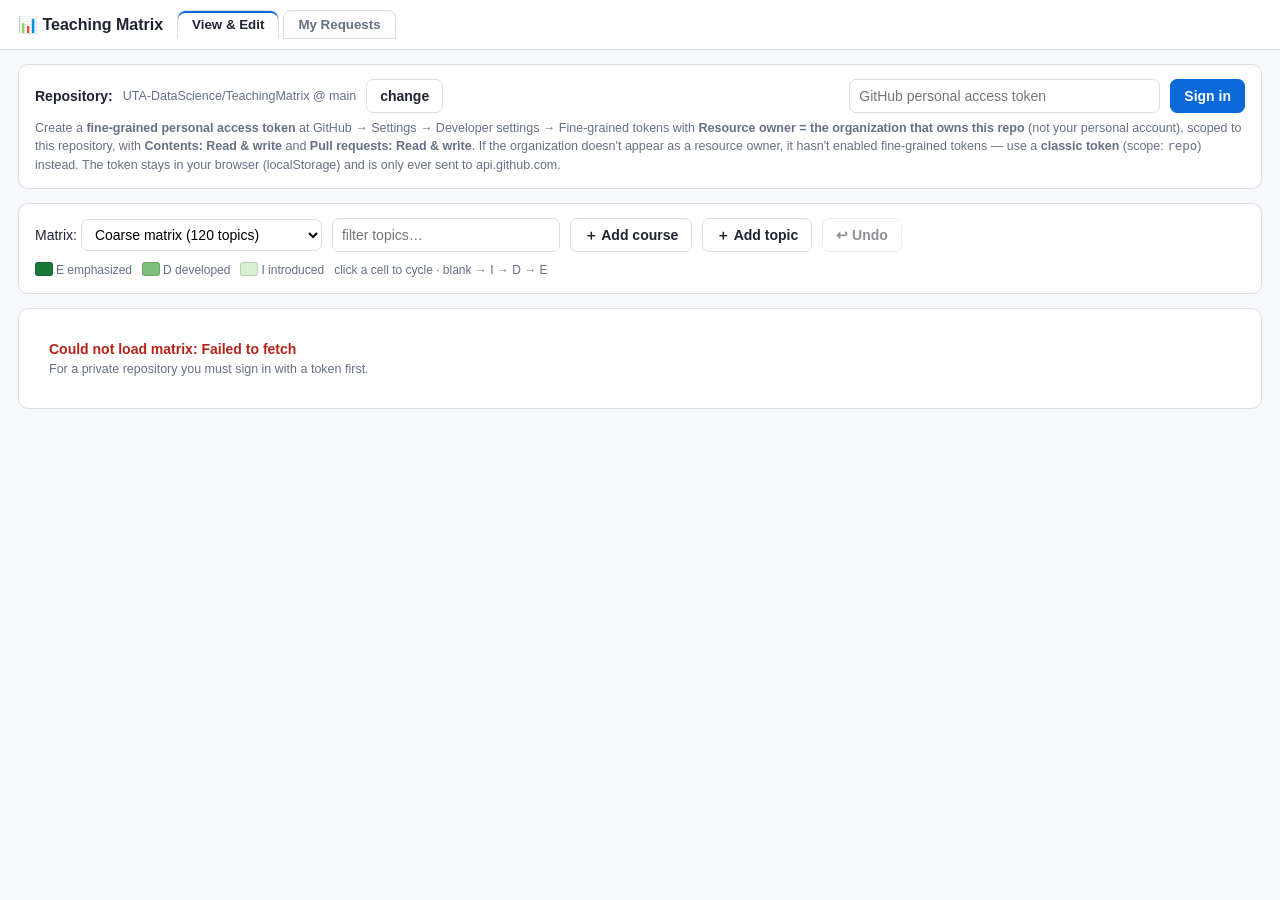
<file: index.html>
<!DOCTYPE html>
<html lang="en">
<head>
<meta charset="utf-8">
<meta name="viewport" content="width=device-width, initial-scale=1">
<title>Teaching Matrix — Editor</title>
<link rel="stylesheet" href="matrix.css">
<script src="matrix-common.js"></script>
</head>
<body>
<header class="app">
  <h1>📊 Teaching Matrix</h1>
  <nav class="tabs">
    <button id="tab-edit" class="active">View &amp; Edit</button>
    <button id="tab-track">My Requests</button>
  </nav>
  <span class="who" id="who"></span>
</header>
<main>
  <!-- connection / sign-in -->
  <section class="card" id="connect-card">
    <div class="row">
      <strong>Repository:</strong> <span id="repo-label" class="note">detecting…</span>
      <button class="btn" id="repo-change">change</button>
      <span style="flex:1"></span>
      <input type="password" id="token-input" placeholder="GitHub personal access token" size="34">
      <button class="btn primary" id="signin">Sign in</button>
      <button class="btn" id="signout" hidden>Sign out</button>
    </div>
    <div class="note" style="margin-top:6px">
      Create a <b>fine-grained personal access token</b> at
      GitHub → Settings → Developer settings → Fine-grained tokens with
      <b>Resource owner = the organization that owns this repo</b> (not your personal account),
      scoped to this repository, with <b>Contents: Read &amp; write</b> and <b>Pull requests: Read &amp; write</b>.
      If the organization doesn't appear as a resource owner, it hasn't enabled fine-grained tokens —
      use a <b>classic token</b> (scope: <code>repo</code>) instead. The token stays in your browser
      (localStorage) and is only ever sent to api.github.com.
    </div>
    <div id="connect-msg"></div>
  </section>

  <!-- EDIT TAB -->
  <div id="pane-edit">
    <section class="card">
      <div class="row">
        <label>Matrix: <select id="dataset"></select></label>
        <input type="text" id="filter" placeholder="filter topics…" size="24">
        <button class="btn" id="add-course">＋ Add course</button>
        <button class="btn" id="add-topic">＋ Add topic</button>
        <button class="btn" id="undo" disabled title="Undo last change (Cmd/Ctrl+Z)">↩ Undo</button>
        <span style="flex:1"></span>
        <span class="legend">
          <span><span class="chip" style="background:var(--e)"></span>E emphasized</span>
          <span><span class="chip" style="background:var(--d)"></span>D developed</span>
          <span><span class="chip" style="background:var(--i)"></span>I introduced</span>
          <span>click a cell to cycle · blank → I → D → E</span>
        </span>
      </div>
    </section>
    <div class="matrix-wrap" id="matrix-container"><div style="padding:30px" class="note">Sign in (or view a public repo) to load the matrix…</div></div>

    <section class="card" id="changes-card" hidden>
      <div class="row">
        <strong id="changes-count"></strong>
        <span style="flex:1"></span>
        <button class="btn" id="discard-all">Discard all</button>
        <button class="btn primary" id="submit">Submit as Pull Request…</button>
      </div>
      <ul class="changes" id="changes-list"></ul>
      <div id="submit-msg"></div>
    </section>
  </div>

  <!-- TRACK TAB -->
  <div id="pane-track" hidden>
    <section class="card">
      <div class="row">
        <strong>Change requests</strong>
        <label><input type="checkbox" id="mine-only" checked> only mine</label>
        <label><select id="pr-state"><option value="open">open</option><option value="all">all</option></select></label>
        <button class="btn" id="refresh-prs">Refresh</button>
      </div>
    </section>
    <div class="prlist" id="pr-list"><div class="note">Sign in to see your requests.</div></div>
  </div>
</main>

<dialog id="dlg-submit">
  <h3 style="margin-top:0">Submit change request</h3>
  <div class="note" id="dlg-summary"></div>
  <div class="row"><input type="text" id="pr-title" size="42" placeholder="Title"></div>
  <div class="row"><input type="text" id="pr-note" size="42" placeholder="Optional note for the maintainers"></div>
  <div class="row">
    <span style="flex:1"></span>
    <button class="btn" id="dlg-cancel">Cancel</button>
    <button class="btn primary" id="dlg-go">Create pull request</button>
  </div>
  <div id="dlg-msg"></div>
</dialog>

<script>
"use strict";
let cfg, me = null, ds = null;          // config, signed-in user, active dataset
let base = null,  work = null;          // base matrix (from repo), working copy
let baseSha = null, baseCommitSha = null;
const edits = new Map();                // "key\x1fcol" -> new value (cell edits only)
const newRows = new Set(), newCols = new Set();
const undoStack = [];                   // [{type:"edit"|"workcell"|"addcol"|"addrow", ...}]

const $ = id => document.getElementById(id);
const msg = (id, text, cls) => { $(id).innerHTML = ""; if (text) $(id).append(el("div", { class: cls || "note" }, text)); };

/* ---------- init ---------- */
(async function init() {
  cfg = await loadConfig();
  $("repo-label").textContent = cfg.owner && cfg.repo ? `${cfg.owner}/${cfg.repo} @ ${cfg.baseBranch}` : "not configured";
  for (const d of cfg.datasets) $("dataset").append(el("option", { value: d.id }, d.label));
  ds = cfg.datasets[0];
  GH.token = Settings.token;
  if (GH.token) { $("token-input").value = "••••••••••••"; await signIn(true); }
  else await loadMatrix();              // public repos work read-only without a token
})();

$("repo-change").onclick = () => {
  const v = prompt("Repository (owner/repo):", cfg.owner && cfg.repo ? `${cfg.owner}/${cfg.repo}` : "");
  if (v === null) return;
  Settings.repoOverride = v.trim();
  location.reload();
};
$("signin").onclick = () => signIn(false);
$("signout").onclick = () => { Settings.token = ""; location.reload(); };

async function signIn(silent) {
  const t = $("token-input").value.trim();
  if (!silent && t && !t.startsWith("•")) { GH.token = t; Settings.token = t; }
  try {
    me = await GH.user();
    $("who").textContent = "";
    $("who").append(el("img", { src: me.avatar_url, width: "22", height: "22", style: "border-radius:50%" }), me.login);
    $("signin").hidden = true; $("signout").hidden = false;
    msg("connect-msg", "");
    await loadMatrix();
  } catch (e) {
    if (!silent) msg("connect-msg", "Sign-in failed: " + e.message, "err");
    GH.token = null;
  }
}

/* ---------- matrix load & render ---------- */
$("dataset").onchange = async () => {
  if (edits.size + newRows.size + newCols.size > 0 &&
      !confirm("Switching matrices discards your unsubmitted edits. Continue?")) {
    $("dataset").value = ds.id; return;
  }
  ds = cfg.datasets.find(d => d.id === $("dataset").value);
  clearEdits(); await loadMatrix();
};

async function loadMatrix() {
  if (!cfg.owner || !cfg.repo) { $("matrix-container").innerHTML = '<div style="padding:30px" class="err">Repository not configured — click "change".</div>'; return; }
  try {
    const br = await GH.branch(cfg.owner, cfg.repo, cfg.baseBranch);
    baseCommitSha = br.commit.sha;
    const f = await GH.fileAt(cfg.owner, cfg.repo, ds.path, cfg.baseBranch);
    baseSha = f.sha;
    base = toMatrix(CSV.parse(f.text), ds.keyCols);
    work = cloneMatrix(base);
    render();
  } catch (e) {
    $("matrix-container").innerHTML = "";
    $("matrix-container").append(el("div", { style: "padding:30px" },
      el("div", { class: "err" }, "Could not load matrix: " + e.message),
      el("div", { class: "note" }, "For a private repository you must sign in with a token first.")));
  }
}

function render() {
  const table = renderMatrix($("matrix-container"), work, {
    editable: !!me, edits, newRows, newCols,
    onCell: cycleCell,
  });
  applyFilter(table);
  refreshChangesPanel();
  $("undo").disabled = undoStack.length === 0;
}
$("filter").oninput = () => { const t = document.querySelector("#matrix-container table"); if (t) applyFilter(t); };
function applyFilter(table) {
  const q = $("filter").value.trim().toLowerCase();
  for (const tr of table.querySelectorAll("tbody tr")) {
    if (tr.classList.contains("cat-row")) continue;
    tr.hidden = q && !tr.textContent.toLowerCase().includes(q);
  }
}

function cycleCell(key, col) {
  const ek = key + "\x1f" + col;
  const orig = cellValue(base, key, col);
  const cur = edits.has(ek) ? edits.get(ek) : cellValue(work, key, col);
  const order = cfg.levels;
  const next = order[(order.indexOf(cur) + 1) % order.length];
  // new rows/cols live directly in `work`; existing cells go through `edits`
  if (newRows.has(key) || newCols.has(col)) {
    undoStack.push({ type: "workcell", key, col, prev: cellValue(work, key, col) });
    setCell(work, key, col, next);
  } else {
    undoStack.push({ type: "edit", ek, prev: edits.has(ek) ? edits.get(ek) : null });
    if (next === orig) edits.delete(ek);
    else edits.set(ek, next);
  }
  render();
}
function cellValue(m, key, col) {
  const r = m.rows.find(r => rowKey(m, r) === key);
  const i = m.header.indexOf(col);
  return r && i >= 0 ? (r[i] || "").trim() : "";
}
function setCell(m, key, col, v) {
  const r = m.rows.find(r => rowKey(m, r) === key);
  const i = m.header.indexOf(col);
  if (r && i >= 0) r[i] = v;
}

/* ---------- add course / topic ---------- */
$("add-course").onclick = () => {
  if (!me) return alert("Sign in first.");
  const name = prompt('New course column name (e.g. "ASDS 6307"):');
  if (!name) return;
  const n = name.trim();
  if (work.header.includes(n)) return alert("That column already exists.");
  work.header.push(n);
  for (const r of work.rows) r.push("");
  newCols.add(n);
  undoStack.push({ type: "addcol", name: n });
  render();
};
$("add-topic").onclick = () => {
  if (!me) return alert("Sign in first.");
  const cat = prompt("Category (exactly as shown on a category bar, or a new one):");
  if (!cat) return;
  const keyParts = [cat.trim()];
  for (let i = 1; i < work.keyN; i++) {
    const label = work.header[i];
    const v = prompt(`${label}:`);
    if (!v) return;
    keyParts.push(v.trim());
  }
  const row = [...keyParts, ...Array(work.header.length - work.keyN).fill("")];
  const key = rowKey(work, row);
  if (work.rows.some(r => rowKey(work, r) === key)) return alert("That topic already exists.");
  // insert at end of its category group (or append if new category)
  let at = work.rows.length;
  for (let i = work.rows.length - 1; i >= 0; i--)
    if (work.rows[i][0] === keyParts[0]) { at = i + 1; break; }
  work.rows.splice(at, 0, row);
  newRows.add(key);
  undoStack.push({ type: "addrow", key });
  render();
};

/* ---------- changes panel ---------- */
function currentDiff() {
  const target = cloneMatrix(work);
  for (const [ek, v] of edits) {
    // rowKey itself contains \x1f separators, so split on the LAST one (col names can't contain it)
    const i = ek.lastIndexOf("\x1f");
    setCell(target, ek.slice(0, i), ek.slice(i + 1), v);
  }
  return { target, diff: diffMatrices(base, target) };
}
function refreshChangesPanel() {
  const { diff } = currentDiff();
  const n = diff.cells.length + diff.addedRows.length + diff.addedCols.length;
  $("changes-card").hidden = n === 0;
  if (!n) return;
  $("changes-count").textContent = `${n} pending change${n > 1 ? "s" : ""}`;
  const ul = $("changes-list"); ul.textContent = "";
  for (const c of diff.addedCols) ul.append(el("li", {}, `＋ course column “${c}”`));
  for (const rname of diff.addedRows) ul.append(el("li", {}, `＋ topic “${rname}”`));
  for (const c of diff.cells) {
    const li = el("li", {}, `${c.label} × ${c.col}: ${c.old || "·"} → ${c.new || "·"}`);
    const ek = c.key + "\x1f" + c.col;
    if (edits.has(ek)) li.append(el("span", { class: "revert", title: "revert", onclick: () => { edits.delete(ek); render(); } }, "✕"));
    ul.append(li);
  }
}
$("discard-all").onclick = () => { if (confirm("Discard all pending edits?")) { clearEdits(); work = cloneMatrix(base); render(); } };
function clearEdits() { edits.clear(); newRows.clear(); newCols.clear(); undoStack.length = 0; }

/* ---------- undo ---------- */
function undo() {
  const op = undoStack.pop();
  if (!op) return;
  if (op.type === "edit") {
    if (op.prev === null) edits.delete(op.ek);
    else edits.set(op.ek, op.prev);
  } else if (op.type === "workcell") {
    setCell(work, op.key, op.col, op.prev);
  } else if (op.type === "addcol") {
    const i = work.header.indexOf(op.name);
    if (i >= 0) { work.header.splice(i, 1); for (const r of work.rows) r.splice(i, 1); }
    newCols.delete(op.name);
  } else if (op.type === "addrow") {
    const i = work.rows.findIndex(r => rowKey(work, r) === op.key);
    if (i >= 0) work.rows.splice(i, 1);
    newRows.delete(op.key);
  }
  render();
}
$("undo").onclick = undo;
document.addEventListener("keydown", e => {
  if ((e.metaKey || e.ctrlKey) && !e.shiftKey && e.key.toLowerCase() === "z") {
    const t = e.target.tagName;
    if (t === "INPUT" || t === "TEXTAREA") return;   // don't hijack text-field undo
    e.preventDefault(); undo();
  }
});

/* ---------- submit PR ---------- */
$("submit").onclick = () => {
  if (!me) return alert("Sign in first.");
  const { diff } = currentDiff();
  const n = diff.cells.length + diff.addedRows.length + diff.addedCols.length;
  $("dlg-summary").textContent = `${n} change(s) to ${ds.label} will be proposed on a new branch and opened as a pull request against ${cfg.baseBranch}.`;
  $("pr-title").value = `Matrix update: ${summaryTitle(diff)}`;
  msg("dlg-msg", "");
  $("dlg-submit").showModal();
};
function summaryTitle(diff) {
  const bits = [];
  if (diff.addedCols.length) bits.push(`add ${diff.addedCols.join(", ")}`);
  if (diff.addedRows.length) bits.push(`${diff.addedRows.length} new topic(s)`);
  if (diff.cells.length) bits.push(`${diff.cells.length} cell(s)`);
  return bits.join(" · ") || "no-op";
}
$("dlg-cancel").onclick = () => $("dlg-submit").close();
$("dlg-go").onclick = async () => {
  const { target, diff } = currentDiff();
  const title = $("pr-title").value.trim() || "Teaching matrix update";
  const note = $("pr-note").value.trim();
  const branch = cfg.branchPrefix + me.login + "-" + Date.now().toString(36);
  $("dlg-go").disabled = true;
  msg("dlg-msg", "Creating branch…");
  try {
    await GH.createBranch(cfg.owner, cfg.repo, branch, baseCommitSha);
    msg("dlg-msg", "Committing CSV…");
    await GH.putFile(cfg.owner, cfg.repo, ds.path, branch, CSV.serialize(matrixRows(target)), title, baseSha);
    msg("dlg-msg", "Opening pull request…");
    let body = changesToMarkdown(ds.label, diff);
    if (note) body = `> ${note}\n\n` + body;
    body += `\n\n<!-- tm-dataset:${ds.id} -->`;
    const pr = await GH.createPR(cfg.owner, cfg.repo, branch, cfg.baseBranch, title, body);
    $("dlg-submit").close();
    clearEdits();
    await loadMatrix();
    msg("submit-msg", "");
    $("submit-msg").append(el("div", { class: "ok" }, "Pull request created: "),
      el("a", { href: pr.html_url, target: "_blank" }, `#${pr.number} — ${pr.title}`));
    showTab("track"); refreshPRs();
  } catch (e) {
    if (e.status === 403 || e.status === 404) {
      $("dlg-msg").innerHTML = "";
      $("dlg-msg").append(
        el("div", { class: "err" }, "GitHub rejected the write (" + e.message + "). Most common causes:"),
        el("ul", { class: "note" },
          el("li", {}, "Your fine-grained token's Resource owner is your personal account — for this org-owned repo it must be the ", el("b", {}, "organization"), ". Re-create the token and pick the org under \u201cResource owner\u201d."),
          el("li", {}, "The organization hasn't enabled fine-grained tokens (org Settings \u2192 Third-party Access \u2192 Personal access tokens). A ", el("b", {}, "classic token"), " with the \u201crepo\u201d scope works regardless."),
          el("li", {}, "You aren't a collaborator on the repository — ask a maintainer to add you with Write access.")));
    } else msg("dlg-msg", "Failed: " + e.message, "err");
  } finally { $("dlg-go").disabled = false; }
};

/* ---------- track tab ---------- */
function showTab(which) {
  $("pane-edit").hidden = which !== "edit";
  $("pane-track").hidden = which !== "track";
  $("tab-edit").classList.toggle("active", which === "edit");
  $("tab-track").classList.toggle("active", which === "track");
}
$("tab-edit").onclick = () => showTab("edit");
$("tab-track").onclick = () => { showTab("track"); refreshPRs(); };
$("refresh-prs").onclick = refreshPRs;
$("mine-only").onchange = refreshPRs;
$("pr-state").onchange = refreshPRs;

async function refreshPRs() {
  const box = $("pr-list");
  box.innerHTML = ""; box.append(el("div", {}, el("span", { class: "spinner" }), " loading…"));
  try {
    const state = $("pr-state").value;
    let prs = await GH.listPRs(cfg.owner, cfg.repo, state === "all" ? "all" : "open");
    prs = prs.filter(p => p.head.ref.startsWith(cfg.branchPrefix));
    if ($("mine-only").checked && me) prs = prs.filter(p => p.user.login === me.login);
    box.textContent = "";
    if (!prs.length) { box.append(el("div", { class: "note" }, "No change requests found.")); return; }
    for (const pr of prs) {
      const card = el("div", { class: "pr" },
        el("h3", {}, prBadge(pr), " ", el("a", { href: pr.html_url, target: "_blank" }, `#${pr.number} ${pr.title}`)),
        el("div", { class: "meta" }, `by ${pr.user.login} · opened ${fmtDate(pr.created_at)}` + (pr.merged_at ? ` · merged ${fmtDate(pr.merged_at)}` : "")));
      box.append(card);
      prStatus(cfg.owner, cfg.repo, pr).then(rs => {
        if (rs) card.querySelector("h3").append(" ", el("span", { class: "badge review" }, rs));
      });
    }
  } catch (e) {
    box.textContent = ""; box.append(el("div", { class: "err" }, "Could not load PRs: " + e.message));
  }
}
</script>
</body>
</html>
</file>
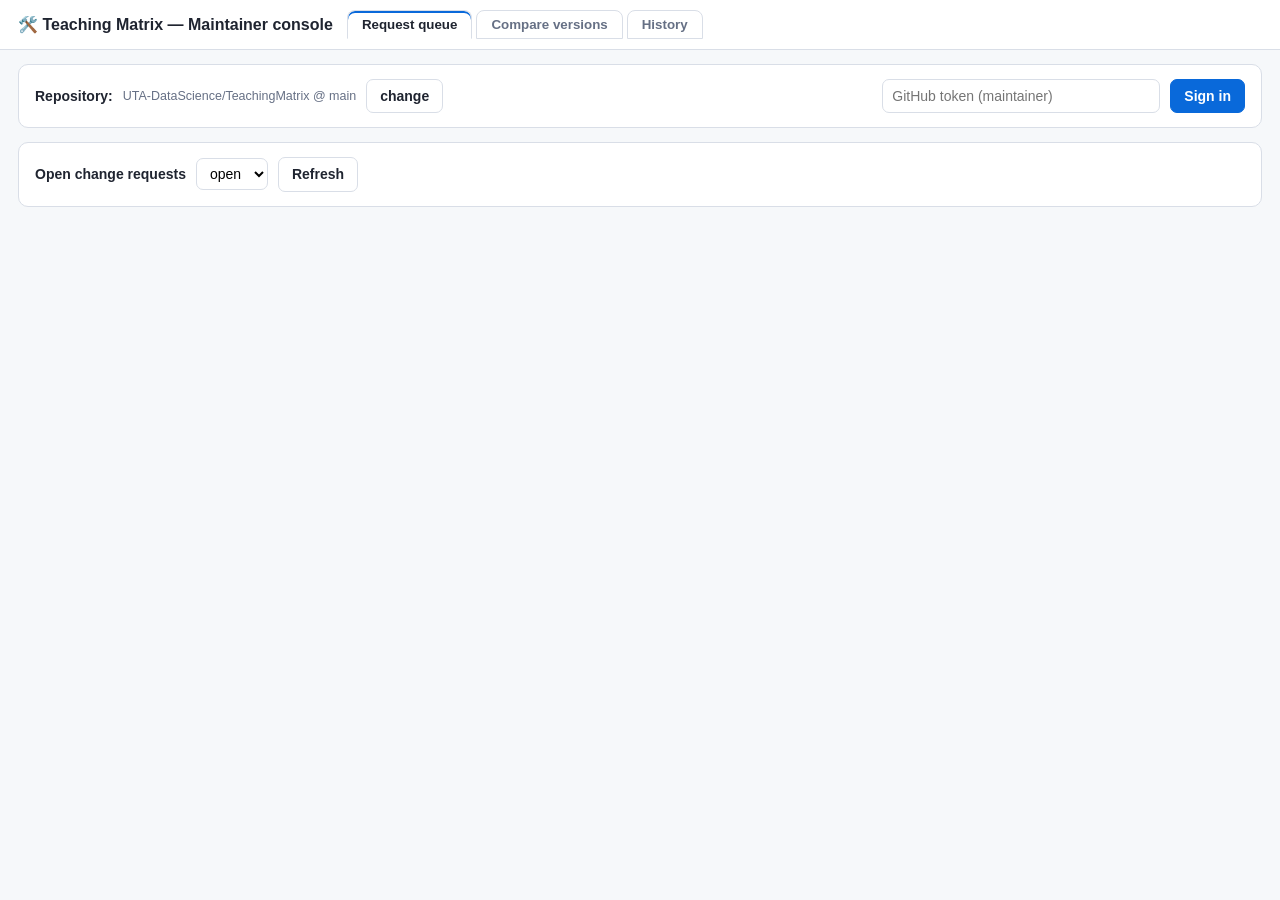
<file: maintain.html>
<!DOCTYPE html>
<html lang="en">
<head>
<meta charset="utf-8">
<meta name="viewport" content="width=device-width, initial-scale=1">
<title>Teaching Matrix — Maintainer console</title>
<link rel="stylesheet" href="matrix.css">
<script src="matrix-common.js"></script>
</head>
<body>
<header class="app">
  <h1>🛠️ Teaching Matrix — Maintainer console</h1>
  <nav class="tabs">
    <button id="tab-queue" class="active">Request queue</button>
    <button id="tab-compare">Compare versions</button>
    <button id="tab-history">History</button>
  </nav>
  <span class="who" id="who"></span>
</header>
<main>
  <section class="card">
    <div class="row">
      <strong>Repository:</strong> <span id="repo-label" class="note">detecting…</span>
      <button class="btn" id="repo-change">change</button>
      <span style="flex:1"></span>
      <input type="password" id="token-input" placeholder="GitHub token (maintainer)" size="30">
      <button class="btn primary" id="signin">Sign in</button>
      <button class="btn" id="signout" hidden>Sign out</button>
    </div>
    <div id="connect-msg"></div>
  </section>

  <!-- QUEUE -->
  <div id="pane-queue">
    <section class="card">
      <div class="row">
        <strong>Open change requests</strong>
        <label><select id="pr-state"><option value="open">open</option><option value="all">all</option></select></label>
        <button class="btn" id="refresh">Refresh</button>
        <span class="note" id="queue-count"></span>
      </div>
    </section>
    <div class="prlist" id="queue"></div>
  </div>

  <!-- COMPARE -->
  <div id="pane-compare" hidden>
    <section class="card">
      <div class="row">
        <label>Matrix: <select id="cmp-dataset"></select></label>
        <label>Base: <input type="text" id="cmp-a" size="22" placeholder="ref / sha / tag"></label>
        <label>Compare: <input type="text" id="cmp-b" size="22" placeholder="ref / sha / tag"></label>
        <button class="btn primary" id="cmp-go">Compare</button>
        <span class="note">any branch, tag, or commit SHA — e.g. <code>main</code> vs an older commit from the History tab</span>
      </div>
      <div id="cmp-msg"></div>
    </section>
    <section class="card" id="cmp-summary-card" hidden><div id="cmp-summary"></div></section>
    <div class="matrix-wrap" id="cmp-view"></div>
  </div>

  <!-- HISTORY -->
  <div id="pane-history" hidden>
    <section class="card">
      <div class="row">
        <label>Matrix: <select id="hist-dataset"></select></label>
        <button class="btn" id="hist-refresh">Refresh</button>
        <span class="note">click a commit to use it in Compare</span>
      </div>
    </section>
    <div class="prlist" id="history"></div>
  </div>
</main>

<script>
"use strict";
let cfg, me = null;
const $ = id => document.getElementById(id);
const msg = (id, text, cls) => { $(id).innerHTML = ""; if (text) $(id).append(el("div", { class: cls || "note" }, text)); };

(async function init() {
  cfg = await loadConfig();
  $("repo-label").textContent = cfg.owner && cfg.repo ? `${cfg.owner}/${cfg.repo} @ ${cfg.baseBranch}` : "not configured";
  for (const sel of ["cmp-dataset", "hist-dataset"])
    for (const d of cfg.datasets) $(sel).append(el("option", { value: d.id }, d.label));
  $("cmp-a").value = cfg.baseBranch;
  GH.token = Settings.token;
  if (GH.token) { $("token-input").value = "••••••••••••"; await signIn(true); }
})();

$("repo-change").onclick = () => {
  const v = prompt("Repository (owner/repo):", cfg.owner && cfg.repo ? `${cfg.owner}/${cfg.repo}` : "");
  if (v === null) return;
  Settings.repoOverride = v.trim(); location.reload();
};
$("signin").onclick = () => signIn(false);
$("signout").onclick = () => { Settings.token = ""; location.reload(); };
async function signIn(silent) {
  const t = $("token-input").value.trim();
  if (!silent && t && !t.startsWith("•")) { GH.token = t; Settings.token = t; }
  try {
    me = await GH.user();
    $("who").textContent = "";
    $("who").append(el("img", { src: me.avatar_url, width: "22", height: "22", style: "border-radius:50%" }), me.login);
    $("signin").hidden = true; $("signout").hidden = false;
    msg("connect-msg", "");
    refreshQueue();
  } catch (e) { if (!silent) msg("connect-msg", "Sign-in failed: " + e.message, "err"); GH.token = null; }
}

/* ---------- tabs ---------- */
function showTab(which) {
  for (const t of ["queue", "compare", "history"]) {
    $("pane-" + t).hidden = t !== which;
    $("tab-" + t).classList.toggle("active", t === which);
  }
}
$("tab-queue").onclick = () => { showTab("queue"); refreshQueue(); };
$("tab-compare").onclick = () => showTab("compare");
$("tab-history").onclick = () => { showTab("history"); refreshHistory(); };

/* ---------- request queue ---------- */
$("refresh").onclick = refreshQueue;
$("pr-state").onchange = refreshQueue;

async function refreshQueue() {
  const box = $("queue");
  box.innerHTML = ""; box.append(el("div", {}, el("span", { class: "spinner" }), " loading…"));
  try {
    const prs = (await GH.listPRs(cfg.owner, cfg.repo, $("pr-state").value === "all" ? "all" : "open"))
      .filter(p => p.head.ref.startsWith(cfg.branchPrefix));
    $("queue-count").textContent = `${prs.length} request(s)`;
    box.textContent = "";
    if (!prs.length) { box.append(el("div", { class: "note" }, "Queue is empty. ✨")); return; }
    for (const pr of prs) box.append(prCard(pr));
  } catch (e) { box.textContent = ""; box.append(el("div", { class: "err" }, e.message)); }
}

function prCard(pr) {
  const diffBox = el("div", { class: "diffbox" });
  const actions = el("div", { class: "row", style: "margin-top:8px" });
  const status = el("span", { class: "note" });
  const card = el("div", { class: "pr" },
    el("h3", {}, prBadge(pr), " ", el("a", { href: pr.html_url, target: "_blank" }, `#${pr.number} ${pr.title}`)),
    el("div", { class: "meta" }, `by ${pr.user.login} · ${fmtDate(pr.created_at)} · branch ${pr.head.ref}`),
    el("details", { ontoggle: e => { if (e.target.open && !diffBox.dataset.loaded) loadPrDiff(pr, diffBox); } },
      el("summary", {}, "Matrix diff"), diffBox),
    actions);
  prStatus(cfg.owner, cfg.repo, pr).then(rs => { if (rs) card.querySelector("h3").append(" ", el("span", { class: "badge review" }, rs)); });
  if (pr.state === "open") {
    actions.append(
      el("button", { class: "btn", onclick: () => act(() => GH.review(cfg.owner, cfg.repo, pr.number, "APPROVE"), status, "approved") }, "Approve"),
      el("button", { class: "btn primary", onclick: () => { if (confirm(`Merge #${pr.number}?`)) act(() => GH.mergePR(cfg.owner, cfg.repo, pr.number), status, "merged", refreshQueue); } }, "Merge"),
      el("button", { class: "btn", onclick: () => {
        const c = prompt("Request changes — comment to the author:");
        if (c) act(() => GH.review(cfg.owner, cfg.repo, pr.number, "REQUEST_CHANGES", c), status, "changes requested");
      } }, "Request changes"),
      el("button", { class: "btn danger", onclick: () => { if (confirm(`Close #${pr.number} without merging?`)) act(() => GH.closePR(cfg.owner, cfg.repo, pr.number), status, "closed", refreshQueue); } }, "Close"),
      status);
  }
  return card;
}
async function act(fn, statusEl, okText, after) {
  statusEl.textContent = "…";
  try { await fn(); statusEl.textContent = ""; statusEl.append(el("span", { class: "ok" }, okText)); if (after) setTimeout(after, 600); }
  catch (e) { statusEl.textContent = ""; statusEl.append(el("span", { class: "err" }, e.message)); }
}

async function loadPrDiff(pr, box) {
  box.dataset.loaded = "1";
  box.append(el("span", { class: "spinner" }));
  try {
    const files = await GH.prFiles(cfg.owner, cfg.repo, pr.number);
    box.textContent = "";
    const dataFiles = files.filter(f => cfg.datasets.some(d => d.path === f.filename));
    if (!dataFiles.length) {
      box.append(el("div", { class: "note" }, "No matrix CSV changes in this PR. Files: " + files.map(f => f.filename).join(", ")));
      return;
    }
    for (const f of dataFiles) {
      const dsc = cfg.datasets.find(d => d.path === f.filename);
      let baseM;
      try {
        baseM = toMatrix(CSV.parse((await GH.fileAt(cfg.owner, cfg.repo, f.filename, pr.base.sha)).text), dsc.keyCols);
      } catch (e) { baseM = { header: [], rows: [], keyN: dsc.keyCols }; } // new file
      const headM = toMatrix(CSV.parse((await GH.fileAt(cfg.owner, cfg.repo, f.filename, pr.head.sha)).text), dsc.keyCols);
      const diff = diffMatrices(baseM, headM);
      box.append(renderDiffSummary(dsc.label, diff));
      renderDiffTable(box, headM, diff);
    }
  } catch (e) { box.textContent = ""; box.append(el("div", { class: "err" }, "Diff failed: " + e.message)); }
}

function renderDiffSummary(label, diff) {
  const bits = [];
  if (diff.addedCols.length)   bits.push(`＋ courses: ${diff.addedCols.join(", ")}`);
  if (diff.removedCols.length) bits.push(`－ courses: ${diff.removedCols.join(", ")}`);
  if (diff.addedRows.length)   bits.push(`＋ topics: ${diff.addedRows.join("; ")}`);
  if (diff.removedRows.length) bits.push(`－ topics: ${diff.removedRows.join("; ")}`);
  bits.push(`${diff.cells.length} cell change(s)`);
  return el("div", { class: "note", style: "margin:6px 0" }, `${label}: ` + bits.join(" · "));
}

/* Render only the changed slice of the matrix: rows & columns that contain changes */
function renderDiffTable(container, headM, diff) {
  if (!diff.cells.length && !diff.addedRows.length && !diff.addedCols.length) return;
  const hl = new Map(diff.cells.map(c => [c.key + "\x1f" + c.col, { old: c.old, new: c.new }]));
  const touchedKeys = new Set(diff.cells.map(c => c.key));
  const touchedCols = new Set([...diff.cells.map(c => c.col), ...diff.addedCols]);
  const slice = {
    keyN: headM.keyN,
    header: [...headM.header.slice(0, headM.keyN), ...headM.header.slice(headM.keyN).filter(c => touchedCols.has(c))],
    rows: headM.rows.filter(r => touchedKeys.has(rowKey(headM, r))),
  };
  // remap row cells to the sliced header
  slice.rows = slice.rows.map(r => slice.header.map(h => {
    const i = headM.header.indexOf(h);
    return i >= 0 ? r[i] : "";
  }));
  const wrap = el("div", { class: "matrix-wrap", style: "max-height:380px" });
  container.append(wrap);
  renderMatrix(wrap, slice, { highlight: hl });
}

/* ---------- compare tab ---------- */
$("cmp-go").onclick = async () => {
  const dsc = cfg.datasets.find(d => d.id === $("cmp-dataset").value);
  const a = $("cmp-a").value.trim(), b = $("cmp-b").value.trim();
  if (!a || !b) return msg("cmp-msg", "Enter two refs.", "err");
  msg("cmp-msg", "Loading…");
  try {
    const [fa, fb] = await Promise.all([
      GH.fileAt(cfg.owner, cfg.repo, dsc.path, a),
      GH.fileAt(cfg.owner, cfg.repo, dsc.path, b),
    ]);
    const ma = toMatrix(CSV.parse(fa.text), dsc.keyCols);
    const mb = toMatrix(CSV.parse(fb.text), dsc.keyCols);
    const diff = diffMatrices(ma, mb);
    msg("cmp-msg", "");
    $("cmp-summary-card").hidden = false;
    $("cmp-summary").textContent = "";
    $("cmp-summary").append(renderDiffSummary(`${dsc.label} — ${a} → ${b}`, diff));
    $("cmp-view").textContent = "";
    if (diff.cells.length || diff.addedRows.length || diff.addedCols.length) renderDiffTable($("cmp-view"), mb, diff);
    else $("cmp-view").append(el("div", { style: "padding:22px" , class: "note" }, "No differences."));
  } catch (e) { msg("cmp-msg", e.message, "err"); }
};

/* ---------- history tab ---------- */
$("hist-refresh").onclick = refreshHistory;
$("hist-dataset").onchange = refreshHistory;
async function refreshHistory() {
  const dsc = cfg.datasets.find(d => d.id === $("hist-dataset").value);
  const box = $("history");
  box.innerHTML = ""; box.append(el("div", {}, el("span", { class: "spinner" }), " loading…"));
  try {
    const commits = await GH.commits(cfg.owner, cfg.repo, dsc.path);
    box.textContent = "";
    if (!commits.length) return box.append(el("div", { class: "note" }, "No history yet."));
    for (const c of commits) {
      box.append(el("div", { class: "pr" },
        el("h3", {}, el("a", { href: c.html_url, target: "_blank" }, c.sha.slice(0, 8)), " ",
          (c.commit.message || "").split("\n")[0]),
        el("div", { class: "meta" }, `${c.commit.author.name} · ${fmtDate(c.commit.author.date)}`),
        el("div", { class: "row", style: "margin-top:6px" },
          el("button", { class: "btn", onclick: () => { $("cmp-dataset").value = dsc.id; $("cmp-b").value = $("cmp-a").value === c.sha ? $("cmp-b").value : $("cmp-b").value || cfg.baseBranch; $("cmp-a").value = c.sha; showTab("compare"); } }, "Use as Base"),
          el("button", { class: "btn", onclick: () => { $("cmp-dataset").value = dsc.id; $("cmp-b").value = c.sha; showTab("compare"); } }, "Use as Compare"))));
    }
  } catch (e) { box.textContent = ""; box.append(el("div", { class: "err" }, e.message)); }
}
</script>
</body>
</html>
</file>
<file: matrix.css>
/* TeachingMatrix — shared styles */
:root {
  --e: #1B7837; --d: #7FBF7B; --i: #D9F0D3;           /* level palette (matches the Excel exports) */
  --ink: #1f2430; --muted: #667085; --line: #d9dee7;
  --bg: #f6f8fa; --card: #ffffff; --accent: #0969da;
  --danger: #b42318; --ok: #1a7f37;
}
* { box-sizing: border-box; }
body {
  margin: 0; background: var(--bg); color: var(--ink);
  font: 14px/1.45 -apple-system, "Segoe UI", Roboto, Helvetica, Arial, sans-serif;
}
header.app {
  display: flex; align-items: center; gap: 14px; flex-wrap: wrap;
  padding: 10px 18px; background: var(--card); border-bottom: 1px solid var(--line);
  position: sticky; top: 0; z-index: 30;
}
header.app h1 { font-size: 16px; margin: 0; }
header.app .who { margin-left: auto; color: var(--muted); display: flex; gap: 8px; align-items: center; }
main { padding: 14px 18px 60px; }
.tabs { display: flex; gap: 4px; }
.tabs button {
  border: 1px solid var(--line); background: var(--card); padding: 6px 14px;
  border-radius: 8px 8px 0 0; cursor: pointer; font-weight: 600; color: var(--muted);
}
.tabs button.active { color: var(--ink); border-bottom-color: var(--card); background: var(--card); box-shadow: inset 0 2px 0 var(--accent); }
.card {
  background: var(--card); border: 1px solid var(--line); border-radius: 10px;
  padding: 14px 16px; margin-bottom: 14px;
}
.row { display: flex; gap: 10px; align-items: center; flex-wrap: wrap; }
input[type=text], input[type=password], select {
  border: 1px solid var(--line); border-radius: 7px; padding: 6px 9px; font: inherit; background: #fff;
}
button.btn {
  border: 1px solid var(--line); border-radius: 7px; background: #fff; color: var(--ink);
  padding: 6px 13px; cursor: pointer; font: inherit; font-weight: 600;
}
button.btn:hover { border-color: var(--accent); color: var(--accent); }
button.btn.primary { background: var(--accent); border-color: var(--accent); color: #fff; }
button.btn.primary:hover { filter: brightness(1.08); color: #fff; }
button.btn.danger { color: var(--danger); }
button.btn:disabled { opacity: .5; cursor: default; }
.note { color: var(--muted); font-size: 12.5px; }
.err { color: var(--danger); font-weight: 600; }
.ok { color: var(--ok); font-weight: 600; }

/* matrix table */
.matrix-wrap { overflow: auto; max-height: calc(100vh - 210px); border: 1px solid var(--line); border-radius: 10px; background: #fff; }
table.matrix { border-collapse: separate; border-spacing: 0; font-size: 12.5px; }
table.matrix th, table.matrix td { border-right: 1px solid #eef1f5; border-bottom: 1px solid #eef1f5; padding: 3px 7px; }
table.matrix thead th {
  position: sticky; top: 0; background: #2c3e50; color: #fff; z-index: 10;
  vertical-align: bottom; font-weight: 600;
}
table.matrix thead th.added { background: #0a6b3c; }
table.matrix .vert { writing-mode: vertical-rl; transform: rotate(180deg); max-height: 120px; white-space: nowrap; margin: 4px auto 2px; }
table.matrix td.key-col, table.matrix th.key-col { background: #fff; text-align: left; }
table.matrix .key-narrow { min-width: 30px; max-width: 90px; white-space: nowrap; }
table.matrix td.key-sticky, table.matrix th.key-sticky {
  position: sticky; left: 0; z-index: 5;
  min-width: 230px; max-width: 340px;
  box-shadow: 2px 0 0 var(--line);
}
table.matrix thead th.key-col { background: #2c3e50; z-index: 12; }
table.matrix thead th.key-sticky { z-index: 20; }
table.matrix tr.cat-row td { background: #34495e; color: #fff; font-weight: 700; text-align: left; padding: 0; }
table.matrix tr.cat-row .cat-label { position: sticky; left: 0; display: inline-block; padding: 4px 8px; }
table.matrix tr.added-row td.key-col { background: #e6f6ec; }
table.matrix td.cell { text-align: center; min-width: 34px; font-weight: 700; }
td.cell.lv-E { background: var(--e); color: #fff; }
td.cell.lv-D { background: var(--d); }
td.cell.lv-I { background: var(--i); }
td.cell.lv-blank { color: #c3cbd6; font-weight: 400; }
td.cell.clickable { cursor: pointer; }
td.cell.clickable:hover { outline: 2px solid var(--accent); outline-offset: -2px; }
td.cell.edited, td.cell.clickable.edited:hover { outline: 2.5px solid #cf222e; outline-offset: -2.5px; }
td.cell.edited { outline: 2.5px solid #cf222e; outline-offset: -2.5px; }
td.cell.diff { min-width: 76px; font-weight: 600; }
td.cell.diff .old { text-decoration: line-through; opacity: .75; padding: 0 3px; border-radius: 3px; }
td.cell.diff.lv-blank { color: var(--ink); }

/* legend */
.legend { display: flex; gap: 10px; align-items: center; font-size: 12px; color: var(--muted); }
.legend .chip { display: inline-block; width: 18px; height: 14px; border-radius: 3px; vertical-align: -2px; margin-right: 3px; border: 1px solid #0002; }

/* changes panel */
.changes li { margin: 2px 0; }
.changes .revert { cursor: pointer; color: var(--danger); margin-left: 6px; font-weight: 700; }

/* PR list */
.prlist .pr { border: 1px solid var(--line); border-radius: 9px; padding: 10px 12px; margin-bottom: 9px; background: #fff; }
.prlist .pr h3 { margin: 0 0 3px; font-size: 14px; }
.badge { padding: 1px 9px; border-radius: 20px; font-size: 11.5px; font-weight: 700; color: #fff; }
.badge.open { background: #1a7f37; } .badge.merged { background: #8250df; } .badge.closed { background: #cf222e; }
.badge.review { background: #d4a72c; color: #1f2430; }
.pr .meta { color: var(--muted); font-size: 12px; }
.pr .diffbox { margin-top: 8px; overflow: auto; max-height: 420px; }
details > summary { cursor: pointer; font-weight: 600; }
.spinner { display: inline-block; width: 14px; height: 14px; border: 2px solid var(--line); border-top-color: var(--accent); border-radius: 50%; animation: spin .8s linear infinite; vertical-align: -2px; }
@keyframes spin { to { transform: rotate(360deg); } }
dialog { border: 1px solid var(--line); border-radius: 10px; padding: 18px; max-width: 460px; }
dialog::backdrop { background: #0006; }
dialog .row { margin-top: 10px; }
</file>
